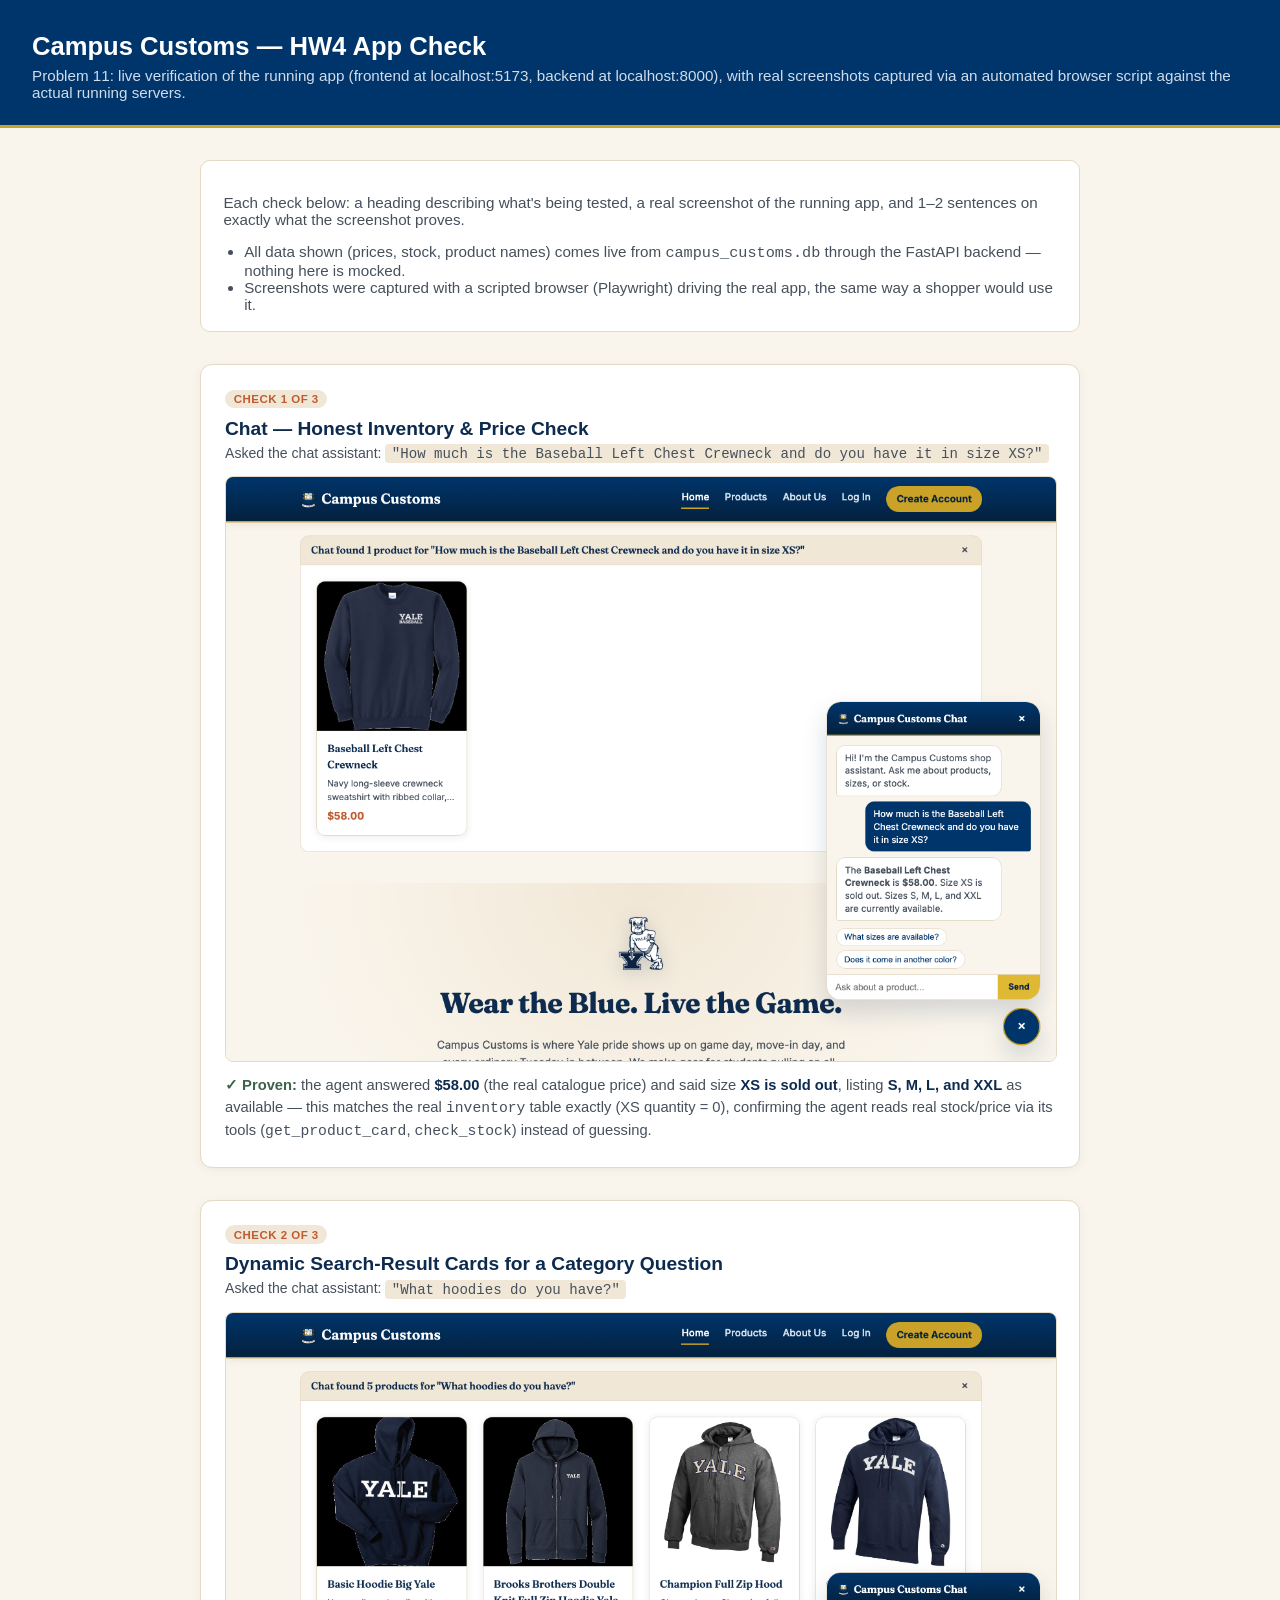
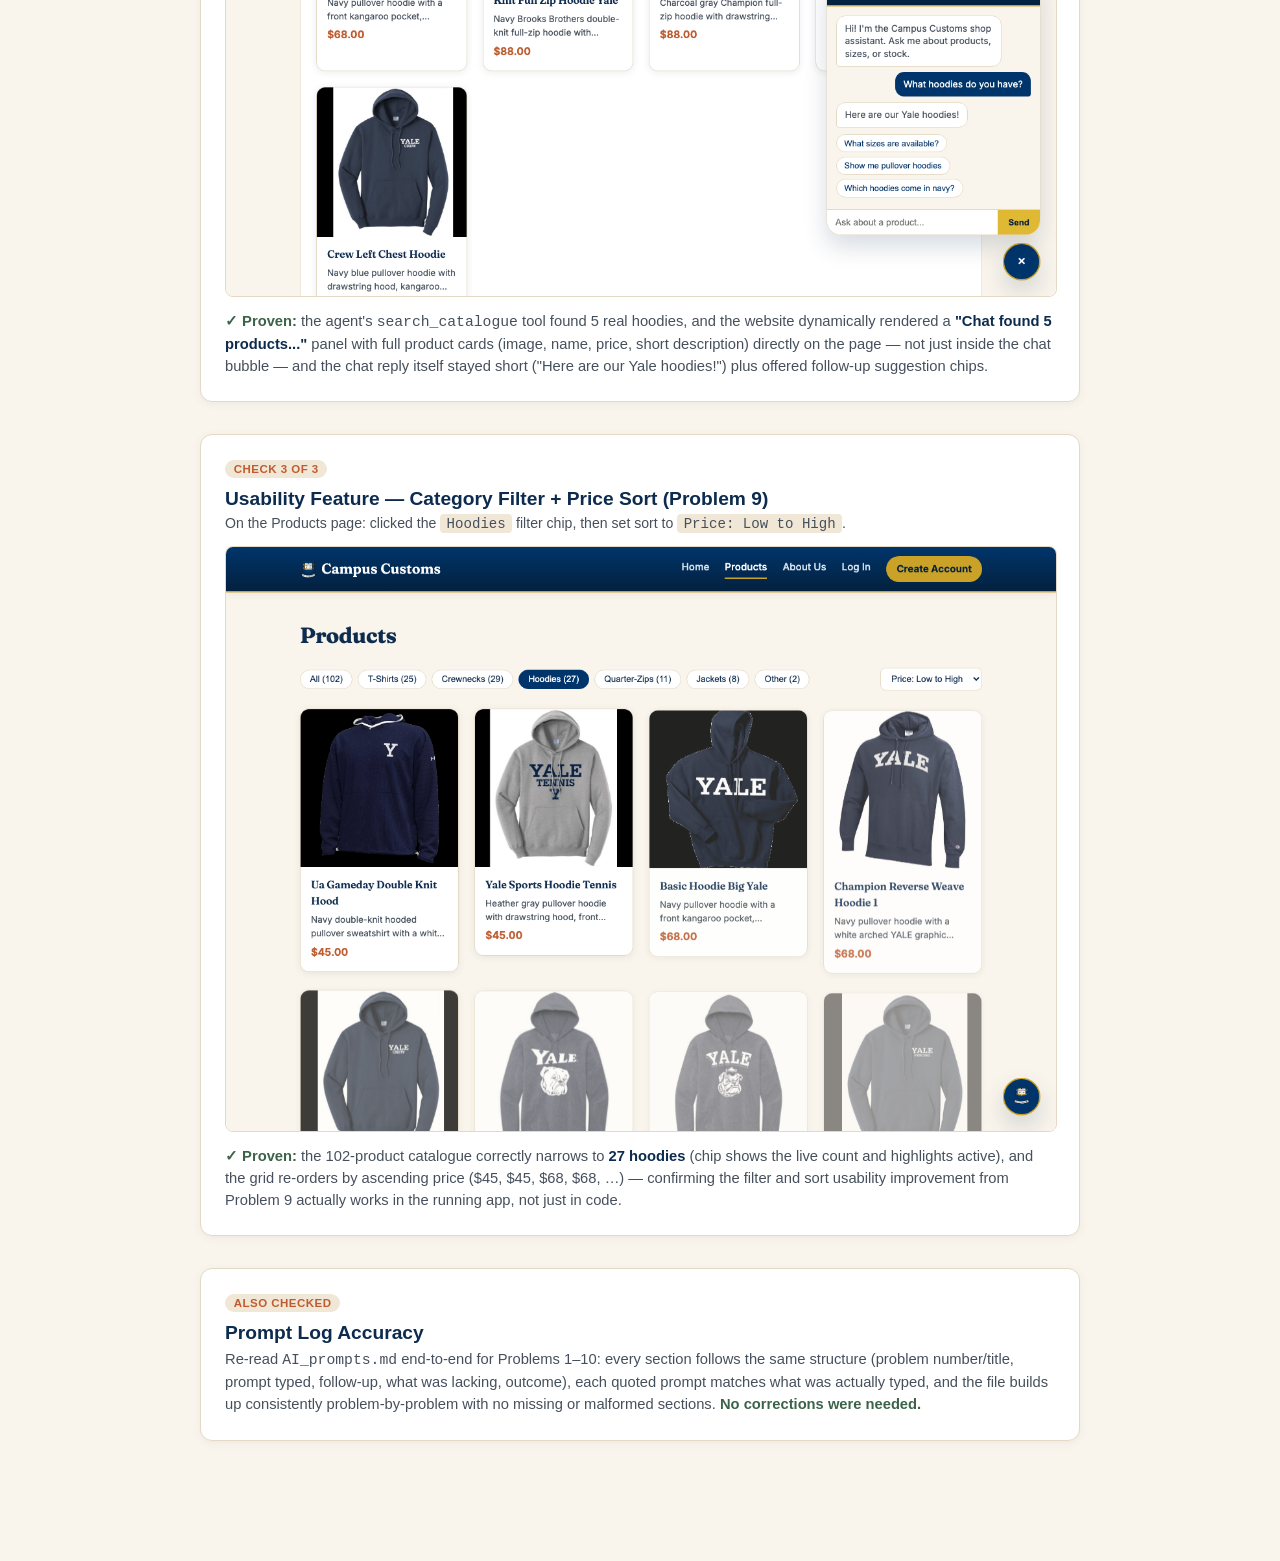
<file: output/app_check.html>
<!doctype html>
<html lang="en">
<head>
<meta charset="UTF-8" />
<title>Campus Customs — HW4 App Check</title>
<style>
  :root {
    --ink: #0d2b4e;
    --ink-soft: #46505c;
    --yale-blue: #00356b;
    --parchment: #faf5ec;
    --parchment-deep: #f1e7d6;
    --pumpkin: #bf5b30;
    --ivy: #3c6349;
    --gold: #c9a227;
    --line: #e4d9c4;
  }
  body {
    font-family: -apple-system, "Segoe UI", Roboto, sans-serif;
    background: var(--parchment);
    color: var(--ink-soft);
    margin: 0;
    padding: 0 0 4rem;
  }
  header {
    background: var(--yale-blue);
    color: #fff;
    padding: 2rem 2rem 1.5rem;
    border-bottom: 3px solid var(--gold);
  }
  header h1 {
    margin: 0 0 0.4rem;
    font-size: 1.6rem;
  }
  header p {
    margin: 0;
    color: #cfdcec;
    font-size: 0.95rem;
  }
  main {
    max-width: 880px;
    margin: 0 auto;
    padding: 2rem;
  }
  .intro {
    background: #fff;
    border: 1px solid var(--line);
    border-radius: 10px;
    padding: 1.1rem 1.4rem;
    margin-bottom: 2rem;
    font-size: 0.95rem;
  }
  .intro ul {
    margin: 0.5rem 0 0;
    padding-left: 1.3rem;
  }
  .check {
    background: #fff;
    border: 1px solid var(--line);
    border-radius: 12px;
    padding: 1.5rem;
    margin-bottom: 2rem;
    box-shadow: 0 2px 10px rgba(13, 43, 78, 0.06);
  }
  .check h2 {
    color: var(--ink);
    margin: 0 0 0.3rem;
    font-size: 1.2rem;
  }
  .check .badge {
    display: inline-block;
    background: var(--parchment-deep);
    color: var(--pumpkin);
    font-size: 0.72rem;
    font-weight: 700;
    text-transform: uppercase;
    letter-spacing: 0.04em;
    padding: 0.2rem 0.55rem;
    border-radius: 999px;
    margin-bottom: 0.6rem;
  }
  .check .asked {
    font-size: 0.88rem;
    color: var(--ink-soft);
    margin: 0 0 0.9rem;
  }
  .check .asked code {
    background: var(--parchment-deep);
    padding: 0.1rem 0.4rem;
    border-radius: 4px;
  }
  .check img {
    width: 100%;
    border: 1px solid var(--line);
    border-radius: 8px;
    display: block;
    margin-bottom: 0.8rem;
  }
  .check .proves {
    font-size: 0.92rem;
    line-height: 1.5;
    margin: 0;
  }
  .proves strong {
    color: var(--ink);
  }
  .status-ok {
    color: var(--ivy);
    font-weight: 700;
  }
  footer {
    max-width: 880px;
    margin: 0 auto;
    padding: 0 2rem;
  }
  footer .check h2 {
    font-size: 1.05rem;
  }
</style>
</head>
<body>

<header>
  <h1>Campus Customs — HW4 App Check</h1>
  <p>Problem 11: live verification of the running app (frontend at localhost:5173, backend at localhost:8000), with real screenshots captured via an automated browser script against the actual running servers.</p>
</header>

<main>
  <div class="intro">
    <p>Each check below: a heading describing what's being tested, a real screenshot of the running app, and 1–2 sentences on exactly what the screenshot proves.</p>
    <ul>
      <li>All data shown (prices, stock, product names) comes live from <code>campus_customs.db</code> through the FastAPI backend — nothing here is mocked.</li>
      <li>Screenshots were captured with a scripted browser (Playwright) driving the real app, the same way a shopper would use it.</li>
    </ul>
  </div>

  <div class="check">
    <span class="badge">Check 1 of 3</span>
    <h2>Chat — Honest Inventory &amp; Price Check</h2>
    <p class="asked">Asked the chat assistant: <code>"How much is the Baseball Left Chest Crewneck and do you have it in size XS?"</code></p>
    <img src="app_check_images/inventory_check.png" alt="Chat answering a price and stock question honestly from the database" />
    <p class="proves"><span class="status-ok">✓ Proven:</span> the agent answered <strong>$58.00</strong> (the real catalogue price) and said size <strong>XS is sold out</strong>, listing <strong>S, M, L, and XXL</strong> as available — this matches the real <code>inventory</code> table exactly (XS quantity = 0), confirming the agent reads real stock/price via its tools (<code>get_product_card</code>, <code>check_stock</code>) instead of guessing.</p>
  </div>

  <div class="check">
    <span class="badge">Check 2 of 3</span>
    <h2>Dynamic Search-Result Cards for a Category Question</h2>
    <p class="asked">Asked the chat assistant: <code>"What hoodies do you have?"</code></p>
    <img src="app_check_images/search_results.png" alt="Chat triggering dynamic product cards on the page after a category question" />
    <p class="proves"><span class="status-ok">✓ Proven:</span> the agent's <code>search_catalogue</code> tool found 5 real hoodies, and the website dynamically rendered a <strong>"Chat found 5 products..."</strong> panel with full product cards (image, name, price, short description) directly on the page — not just inside the chat bubble — and the chat reply itself stayed short ("Here are our Yale hoodies!") plus offered follow-up suggestion chips.</p>
  </div>

  <div class="check">
    <span class="badge">Check 3 of 3</span>
    <h2>Usability Feature — Category Filter + Price Sort (Problem 9)</h2>
    <p class="asked">On the Products page: clicked the <code>Hoodies</code> filter chip, then set sort to <code>Price: Low to High</code>.</p>
    <img src="app_check_images/usability_filter.png" alt="Products page filtered to hoodies and sorted by price ascending" />
    <p class="proves"><span class="status-ok">✓ Proven:</span> the 102-product catalogue correctly narrows to <strong>27 hoodies</strong> (chip shows the live count and highlights active), and the grid re-orders by ascending price ($45, $45, $68, $68, …) — confirming the filter and sort usability improvement from Problem 9 actually works in the running app, not just in code.</p>
  </div>

  <div class="check">
    <span class="badge">Also checked</span>
    <h2>Prompt Log Accuracy</h2>
    <p class="proves">Re-read <code>AI_prompts.md</code> end-to-end for Problems 1–10: every section follows the same structure (problem number/title, prompt typed, follow-up, what was lacking, outcome), each quoted prompt matches what was actually typed, and the file builds up consistently problem-by-problem with no missing or malformed sections. <span class="status-ok">No corrections were needed.</span></p>
  </div>
</main>

</body>
</html>
</file>
